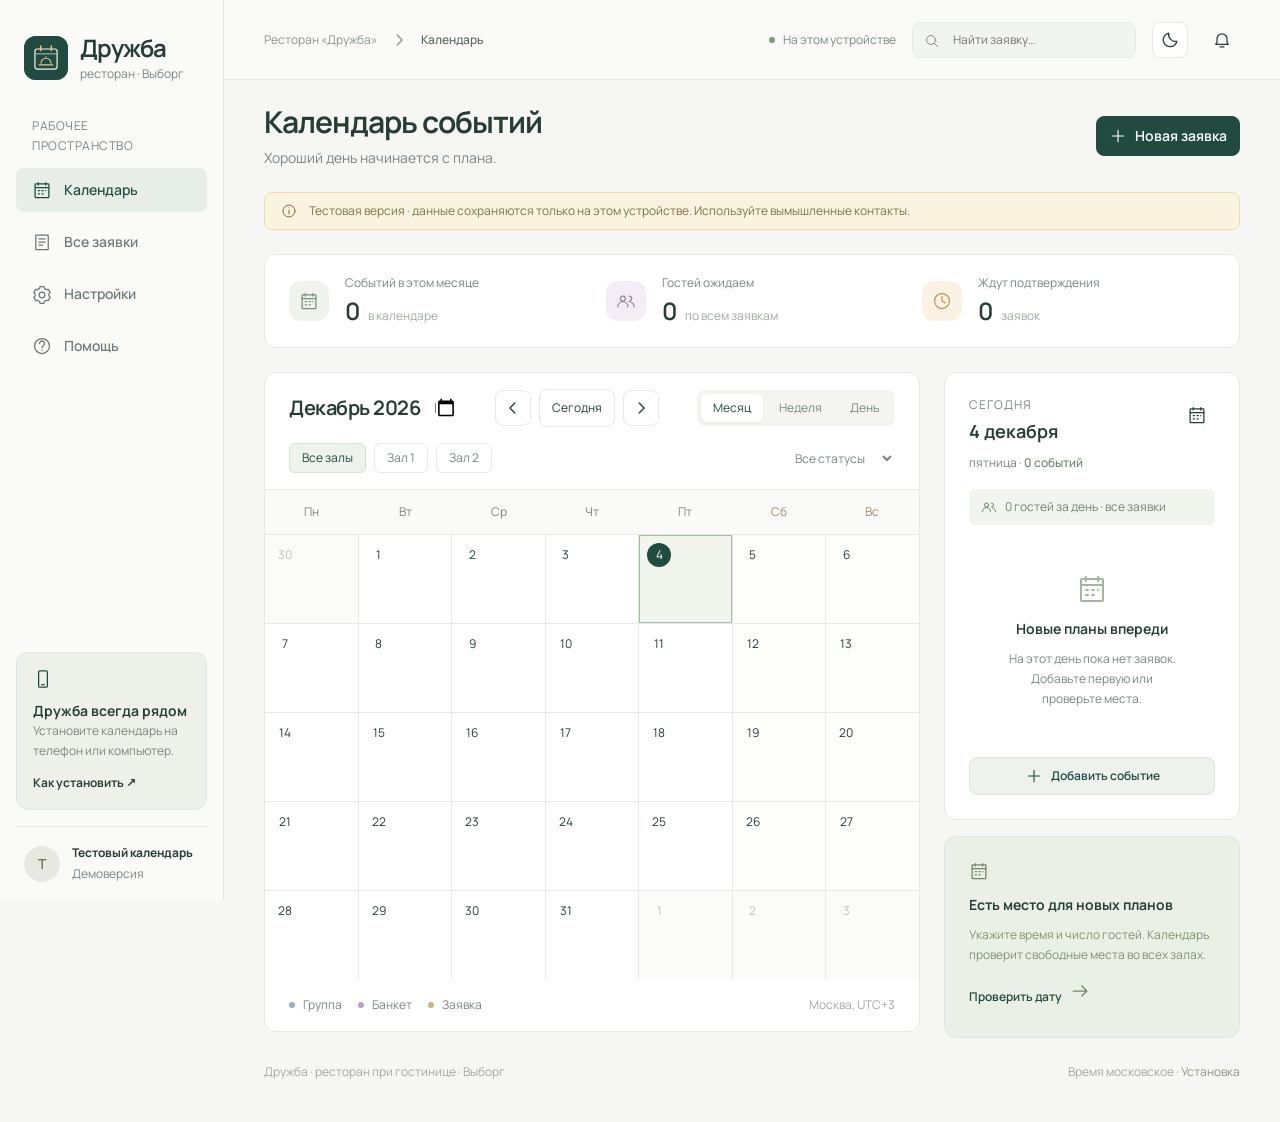
<file: docs/index.html>
<!doctype html>
<html lang="ru">
<head>
  <meta charset="utf-8"><meta name="viewport" content="width=device-width,initial-scale=1,viewport-fit=cover">
  <title>Дружба · Календарь ресторана</title>
  <meta name="description" content="Тестовый календарь ресторана Дружба. Заявки хранятся только на вашем устройстве.">
  <meta name="robots" content="noindex,nofollow"><meta name="theme-color" content="#214b40">
  <meta name="apple-mobile-web-app-capable" content="yes"><meta name="apple-mobile-web-app-title" content="Дружба">
  <script src="./theme.js"></script>
  <link rel="manifest" href="./manifest.webmanifest"><link rel="icon" href="./icon-v2.svg" type="image/svg+xml">
  <link rel="apple-touch-icon" sizes="180x180" href="./apple-touch-icon-v2.png"><link rel="stylesheet" href="./style.css"><link rel="stylesheet" href="./dark.css">
  <script src="./demo-runtime.js" defer></script>
  <script src="./app.js" defer></script>
</head>
<body>
  <a class="skip" href="#main">К содержимому</a>
  <div id="root"><div class="loading"><img class="brand-mark" src="./icon-v2.svg" alt=""><p>Открываем календарь «Дружбы»</p><div class="skeleton"></div></div></div>
  <dialog id="dialog" aria-labelledby="dialog-title"></dialog>
  <div id="toast" class="toast" role="status" aria-live="polite"></div>
  <noscript>Для работы календаря включите JavaScript в настройках браузера.</noscript>
</body>
</html>
</file>
<file: docs/style.css>
@font-face{font-family:Manrope;src:url('./manrope.ttf') format('truetype');font-weight:200 800;font-display:swap}
:root{--green:#214b40;--green-dark:#17382f;--ink:#263d35;--muted:#7a867f;--line:#e6eae5;--bg:#f6f7f4;--white:#fff;--soft:#edf2ed;--gold:#ddc38e;--blue:#4a719a;--purple:#88729c;--orange:#a8793e;--radius:12px;font-family:Manrope,system-ui,sans-serif;color:var(--ink);font-size:14px;line-height:20px;font-synthesis:none}
*{box-sizing:border-box}body{margin:0;background:var(--bg)}button,input,select,textarea{font:inherit;color:inherit}button,a,input,select,textarea{-webkit-tap-highlight-color:transparent}button,a{touch-action:manipulation}button{cursor:pointer}button:disabled{opacity:.5;cursor:not-allowed}a{color:var(--green)}button,a{transition:opacity .3s cubic-bezier(.22,1,.36,1),transform .3s cubic-bezier(.22,1,.36,1)}button:active,.button:active{transform:translateY(1px)}button:hover:not(:disabled),a:hover{opacity:.8}button:focus-visible,a:focus-visible,input:focus-visible,select:focus-visible,textarea:focus-visible{outline:3px solid #9cb4a4;outline-offset:3px}h1,h2,h3,p{margin:0}h1,h2,h3{text-wrap:balance}p{text-wrap:pretty}button{border:0;background:none}h1{font-size:30px;line-height:36px;font-weight:650;letter-spacing:-1px}h2{font-size:20px;line-height:28px;font-weight:650}h3{font-size:16px;line-height:24px;font-weight:650}.muted{color:var(--muted)}.small{font-size:12px;line-height:16px}.eyebrow{font-size:12px;line-height:16px;letter-spacing:2px;text-transform:uppercase;color:var(--muted)}.icon{width:20px;height:20px;flex-shrink:0;vertical-align:middle;fill:none;stroke:currentColor;stroke-width:16;stroke-linecap:round;stroke-linejoin:round}.skip{position:fixed;top:-80px;left:16px;z-index:50;padding:12px;background:white}.skip:focus{top:8px}.shell{display:grid;grid-template-columns:224px minmax(0,1fr);min-height:100vh}.sidebar{position:sticky;top:0;height:100dvh;background:#fafbf8;border-right:1px solid var(--line);padding:32px 16px 16px;display:flex;flex-direction:column;gap:32px}.brand{display:flex;gap:12px;align-items:center;padding:0 8px}.brand-mark{background:var(--green);color:var(--gold);width:44px;height:44px;border-radius:12px;display:inline-flex;align-items:center;justify-content:center;font-size:36px;line-height:40px;font-weight:600;flex-shrink:0}.brand strong{font-size:24px;line-height:32px;letter-spacing:-1px;font-weight:650}.brand small{display:block;color:var(--muted);font-size:12px}.nav-label{padding:0 16px;margin-bottom:12px;font-size:12px;letter-spacing:1px;color:var(--muted)}.nav{display:grid;gap:8px}.nav button{display:flex;align-items:center;gap:12px;width:100%;text-align:left;padding:12px 16px;border-radius:8px;color:#6c7971;font-weight:550}.nav button.active{background:#e7eee7;color:var(--green)}.nav .count{margin-left:auto;font-size:12px;background:#d7e3d7;padding:0 8px;border-radius:6px}.sidebar-bottom{margin-top:auto;display:grid;gap:16px}.install-card{background:#eef1e9;border:1px solid #e2e8db;border-radius:12px;padding:16px;display:grid;gap:12px}.install-card .icon{color:var(--green)}.install-card h3{font-size:14px;line-height:20px}.install-card p{font-size:12px;line-height:20px;color:var(--muted)}.install-card button{font-size:12px;font-weight:650;text-align:left;padding:0}.user{display:flex;gap:12px;align-items:center;border-top:1px solid var(--line);padding:16px 8px 0}.avatar{display:grid;place-items:center;width:36px;height:36px;border-radius:50%;background:#e7e9e0;color:#717b61;font-weight:650}.user-info{flex:1;min-width:0}.user-info strong{font-size:12px;display:block;overflow:hidden;text-overflow:ellipsis}.user-info span{font-size:12px;color:var(--muted)}.icon-button{display:inline-grid;place-items:center;width:36px;height:36px;border:1px solid var(--line);background:var(--white);border-radius:8px;flex-shrink:0}.icon-button.quiet{background:transparent;border-color:transparent}.content{min-width:0}.topbar{height:80px;padding:0 40px;background:#fafbf8;display:flex;align-items:center;justify-content:space-between;gap:24px;border-bottom:1px solid var(--line)}.breadcrumb{display:flex;align-items:center;gap:12px;color:#8a948c;font-size:12px}.breadcrumb strong{font-weight:550;color:#5e6d62}.top-actions{display:flex;align-items:center;gap:16px}.sync{display:flex;align-items:center;gap:8px;font-size:12px;color:var(--muted);white-space:nowrap}.dot{width:6px;height:6px;background:#76a27e;border-radius:50%;display:inline-block}.sync.offline{color:#ab6646}.sync.offline .dot{background:#ab6646}.search{position:relative}.search .icon{position:absolute;left:12px;top:11px;width:16px;height:16px;color:#869287}.search input{width:224px;padding:8px 12px 8px 40px;background:#f2f4ef;border:1px solid var(--line);border-radius:8px;font-size:12px;height:36px}.main{padding:32px 40px 40px;max-width:1800px;margin:auto}.heading{display:flex;justify-content:space-between;gap:24px;align-items:center;margin-bottom:24px}.heading p{margin-top:8px;color:var(--muted)}.button{display:inline-flex;gap:8px;align-items:center;justify-content:center;border-radius:8px;background:white;border:1px solid var(--line);padding:8px 12px;min-height:40px;font-size:14px;line-height:20px;font-weight:600;text-decoration:none;white-space:nowrap}.primary{background:var(--green);border-color:var(--green);color:white}.button .icon{width:18px;height:18px}.secondary{background:#eef2ec;border-color:#e0e6dc;color:var(--green)}.danger{color:#a1473b;background:#fff3ef;border-color:#f4d4cb}.demo-banner{background:#faf3df;border:1px solid #eedeac;padding:8px 16px;border-radius:8px;display:flex;gap:12px;align-items:center;margin-bottom:24px;color:#857046;font-size:12px}.demo-banner .icon{width:16px;height:16px}.summary{display:grid;grid-template-columns:repeat(3,1fr);background:var(--white);border:1px solid var(--line);border-radius:12px;margin-bottom:24px;padding:20px 24px;gap:24px}.summary-item{display:flex;align-items:center;gap:16px}.summary-icon{height:40px;width:40px;background:#eff3eb;border-radius:12px;display:grid;place-items:center;color:#789077}.summary-item:nth-child(2) .summary-icon{background:#f4edf8;color:#9780aa}.summary-item:nth-child(3) .summary-icon{background:#fbf2e4;color:#bc985c}.summary-item strong{font-size:24px;line-height:32px;font-weight:600}.summary-item p{color:var(--muted);font-size:12px;line-height:16px;margin-bottom:4px}.summary-item small{font-size:12px;color:#a2aaa1;margin-left:8px}.workspace{display:grid;grid-template-columns:minmax(0,1fr) 296px;gap:24px;align-items:start}.calendar{background:white;border:1px solid var(--line);border-radius:12px;overflow:hidden}.calendar-toolbar{display:flex;align-items:center;justify-content:space-between;gap:16px;padding:24px}.month-title{display:flex;align-items:center;gap:12px}.month-title h2{font-size:20px;line-height:28px;white-space:nowrap;text-transform:capitalize;letter-spacing:-.5px}.month-picker{border:0;background:transparent;width:24px;cursor:pointer;color:var(--muted)}.month-picker::-webkit-calendar-picker-indicator{width:20px;height:20px;margin:0;padding:0}.calendar-controls{display:flex;align-items:center;gap:8px}.today-btn{font-size:12px;padding:8px 12px;border:1px solid var(--line);border-radius:8px;min-height:36px}.segmented{display:flex;background:#f4f5f1;border-radius:8px;padding:4px;gap:4px}.segmented button{padding:4px 12px;color:var(--muted);font-size:12px;line-height:20px;border-radius:6px;min-height:28px}.segmented button.active{background:white;color:var(--green);box-shadow:0 1px 3px #243b3512}.filters{display:flex;justify-content:space-between;align-items:center;padding:0 24px 16px;gap:12px;flex-wrap:wrap}.room-tabs{display:flex;gap:8px;flex-wrap:wrap}.room-tab{font-size:12px;padding:4px 12px;border:1px solid var(--line);border-radius:6px;line-height:20px;color:var(--muted)}.room-tab.active{background:#eef3ec;color:var(--green);border-color:#d7e2d3}.status-filter{font-size:12px;border:0;color:var(--muted);background:transparent;max-width:150px}.weekdays{display:grid;grid-template-columns:repeat(7,1fr);padding:12px 0;background:#fafbf9;border-top:1px solid var(--line);border-bottom:1px solid var(--line);font-size:12px;color:var(--muted);text-align:center}.weekdays span:nth-last-child(-n+2){color:#a78b6a}.month-grid{display:grid;grid-template-columns:repeat(7,minmax(0,1fr));background:var(--line);gap:1px}.day-cell{background:white;min-height:112px;padding:8px;position:relative;cursor:pointer;min-width:0;outline-offset:-3px}.day-cell.weekend{background:#fdfdfb}.day-cell.outside{background:#fbfcf9;color:#bcc3b9}.day-cell.selected{background:#f1f5ee;box-shadow:inset 0 0 0 1px #a7bca0}.day-number{font-size:12px;line-height:24px;min-width:24px;height:24px;display:inline-flex;justify-content:center;align-items:center;position:relative;z-index:1}.day-number.today{background:var(--green);color:white;border-radius:50%}.day-cell.selected .day-number:not(.today){font-weight:700}.day-top{display:flex;justify-content:space-between;align-items:center;margin-bottom:8px}.day-add{opacity:0;font-size:18px;color:var(--muted);width:24px;height:24px;border-radius:4px}.day-cell:hover .day-add,.day-add:focus-visible{opacity:1}.event-chip{display:block;text-align:left;width:100%;font-size:12px;line-height:16px;padding:4px 8px;border-radius:4px;margin-bottom:4px;overflow:hidden;background:#edf2f8;color:var(--blue)}.event-chip.banquet{background:#f2edf6;color:var(--purple)}.event-chip.meeting{background:#f8efe2;color:var(--orange)}.event-chip.request{background:#fbf3e7;color:#ab844c}.chip-time{font-weight:650}.chip-title{display:block;overflow:hidden;text-overflow:ellipsis;white-space:nowrap;font-size:12px}.chip-meta{display:none}.more-events{color:var(--muted);font-size:12px;padding:0 4px}.calendar-footer{display:flex;gap:16px;align-items:center;padding:16px 24px;flex-wrap:wrap;color:var(--muted);font-size:12px}.legend{display:flex;align-items:center;gap:8px}.legend .dot{width:6px;height:6px;background:#93b0ce}.legend.banquet .dot{background:#b6a2cb}.legend.request .dot{background:#d4b375}.calendar-footer .timezone{margin-left:auto;font-size:12px;color:#a2aba0}.day-panel{display:grid;gap:16px}.agenda{background:white;border:1px solid var(--line);border-radius:12px;padding:24px}.agenda-title{display:flex;align-items:start;justify-content:space-between;gap:12px}.agenda-title h2{font-size:18px;line-height:28px}.agenda-title .eyebrow{margin-bottom:4px;letter-spacing:1px}.day-caption{color:var(--muted);font-size:12px;margin-top:8px}.day-caption strong{font-weight:500;color:#6b826c}.day-summary{display:flex;align-items:center;gap:8px;margin:16px 0;padding:8px 12px;background:#f2f5ee;border-radius:6px;font-size:12px;color:#6c8567}.day-summary .icon{width:16px;height:16px}.agenda-event{padding:16px 0;border-top:1px solid var(--line)}.agenda-event:first-child{border-top:0}.agenda-event .event-time{display:flex;align-items:center;justify-content:space-between;font-size:12px;color:var(--muted);margin-bottom:8px}.badge{border-radius:6px;padding:2px 8px;background:#edf4ec;color:#71926b;font-size:12px;line-height:16px;display:inline-flex;align-items:center;gap:4px}.badge.request{background:#fbf3e3;color:#b18b49}.badge.cancelled{background:#f3eeec;color:#a18e83}.agenda-link{font-size:14px;line-height:20px;font-weight:650;text-align:left;padding:0;display:block;margin-bottom:8px}.event-detail{display:flex;align-items:center;gap:8px;color:var(--muted);font-size:12px;margin-top:4px}.event-detail .icon{width:14px;height:14px}.agenda .full{width:100%;margin-top:16px;font-size:12px;min-height:36px}.insight{background:#eaf0e5;padding:24px;border-radius:12px;border:1px solid #dfe7d8;position:relative;overflow:hidden}.insight .icon{color:#71866b;margin-bottom:12px}.insight h3{font-size:14px;margin-bottom:8px}.insight p{font-size:12px;line-height:20px;color:#829078}.insight button{font-size:12px;font-weight:600;color:var(--green);padding:0;margin-top:16px;display:flex;gap:8px;align-items:center}.page-footer{display:flex;justify-content:space-between;color:#a0a99e;font-size:12px;gap:16px;margin-top:24px}.page-footer button{color:#899581;font-size:12px;padding:0}.empty{text-align:center;padding:32px 16px;color:var(--muted);font-size:12px;line-height:20px}.empty .icon{width:32px;height:32px;color:#a4b69c;margin-bottom:12px}.empty h3{color:var(--ink);font-size:14px;margin-bottom:8px}.week-grid{display:grid;grid-template-columns:repeat(7,minmax(0,1fr));gap:1px;background:var(--line);border-top:1px solid var(--line)}.week-column{background:white;padding:12px 8px;min-height:400px}.week-column.selected{background:#f1f5ee}.week-head{width:100%;text-align:center;margin-bottom:16px;color:var(--muted)}.week-head strong{display:block;font-size:18px;line-height:28px;color:var(--ink);margin-top:8px}.week-column .event-chip{padding:8px;margin-bottom:8px}.week-column .chip-title{white-space:normal;margin-top:4px}.week-column .chip-meta{display:block;font-size:12px;opacity:.7;margin-top:8px}.timeline{padding:8px 24px 24px}.timeline-row{display:flex;gap:16px;border-top:1px solid var(--line);padding:12px 0;min-height:64px}.timeline-hour{width:48px;font-size:12px;color:var(--muted);padding-top:4px;flex-shrink:0}.timeline-content{flex:1;display:grid;gap:8px}.timeline-content .event-chip{padding:8px 12px;margin:0}.timeline-content .chip-meta{display:block}.timeline-free{font-size:12px;color:#a9b2a5;padding:4px 0}.table-wrap{overflow:auto;background:white;border:1px solid var(--line);border-radius:12px}table{border-collapse:collapse;width:100%;text-align:left}th{font-weight:500;font-size:12px;color:var(--muted);background:#fafbf8;padding:16px;white-space:nowrap}td{padding:16px;border-top:1px solid var(--line);font-size:12px}td strong{font-weight:600;font-size:14px}tr:hover td{background:#fafbf8}.table-link{text-align:left;padding:0}.list-toolbar{display:flex;align-items:center;gap:12px;margin-bottom:24px;flex-wrap:wrap}.list-toolbar input{max-width:180px}.settings-grid{display:grid;grid-template-columns:1fr 1fr;gap:24px;align-items:start}.settings-card{background:white;border:1px solid var(--line);padding:24px;border-radius:12px}.settings-card>p{color:var(--muted);font-size:12px;margin:8px 0 24px}.settings-card h2{font-size:18px}.room-row{display:flex;align-items:center;gap:8px;padding:12px 0;border-bottom:1px solid var(--line)}.room-row strong{flex:1}.settings-card .button{margin-top:16px}.account-row{display:flex;justify-content:space-between;padding:12px 0;border-bottom:1px solid var(--line);gap:12px}.account-row small{color:var(--muted);display:block}.audit-row{padding:12px 0;border-bottom:1px solid var(--line)}.audit-row p{font-size:12px;color:var(--muted);margin-top:4px}.help-list{display:grid;gap:16px}.help-list h3{margin-bottom:8px}.help-list p{color:var(--muted);line-height:24px}.help-list ol{padding-left:24px;line-height:28px}.loading{min-height:100dvh;display:flex;align-items:center;justify-content:center;flex-direction:column;gap:24px;padding:32px;text-align:center}.skeleton{height:8px;width:192px;border-radius:8px;background:#dde6d9}.login-layout{display:grid;grid-template-columns:1fr 1fr;min-height:100dvh}.login-story{background:var(--green);color:#f6f5ec;padding:64px;display:flex;flex-direction:column;justify-content:space-between}.login-story .brand{padding:0}.login-story .brand-mark{background:#ffffff10}.login-story .brand small{color:#acbfb0}.login-story h1{font-size:48px;line-height:1.15;max-width:480px;letter-spacing:-2px;margin:40px 0 24px}.login-story p{color:#b8c9b9;line-height:28px;max-width:400px}.login-story .eyebrow{color:var(--gold)}.login-illustration{display:grid;grid-template-columns:repeat(7,1fr);gap:8px;margin-top:32px;max-width:420px;opacity:.8}.login-illustration span{aspect-ratio:1;border:1px solid #ffffff18;border-radius:8px;display:grid;place-items:center;font-size:14px;color:#abc0af}.login-illustration span.lit{background:#dfc68d;color:var(--green);border:0}.login-box{display:flex;align-items:center;justify-content:center;padding:40px}.login-form{width:100%;max-width:352px}.login-form h2{font-size:24px;line-height:32px;margin-bottom:8px}.login-form>p{color:var(--muted);margin-bottom:32px}.login-form form{display:grid;gap:16px}.login-form .button{width:100%}.login-note{margin-top:24px;font-size:12px;line-height:20px;color:var(--muted)}.demo-login{margin-top:16px}.field{display:grid;gap:8px;font-size:12px;font-weight:550}.field input,.field select,.field textarea,.control{width:100%;border:1px solid #dfe6dc;border-radius:8px;padding:8px 12px;background:white;min-height:40px;font-size:14px;line-height:20px;font-weight:400}.field textarea{resize:vertical;min-height:80px}.field small{font-weight:400;color:var(--muted)}.field-row{display:grid;grid-template-columns:1fr 1fr;gap:16px}.check-field{display:flex;gap:12px;align-items:start;padding:12px;background:#f3f6ef;border:1px solid #e4eadd;border-radius:8px;font-size:12px}.check-field input{accent-color:var(--green);width:16px;height:16px;margin:2px 0 0}.check-field span{display:grid;gap:4px}.check-field small{color:var(--muted)}dialog{border:1px solid var(--line);border-radius:16px;box-shadow:0 24px 80px #17382f24;padding:0;width:560px;max-width:calc(100vw - 32px);max-height:calc(100dvh - 48px);color:var(--ink);background:white}dialog::backdrop{background:#1d352c66;backdrop-filter:blur(4px)}.dialog-header{padding:24px 24px 16px;display:flex;align-items:start;justify-content:space-between;gap:16px}.dialog-header h2{font-size:20px;line-height:28px}.dialog-header p{color:var(--muted);font-size:12px;margin-top:4px}.dialog-body{padding:0 24px 24px;display:grid;gap:16px}.dialog-footer{padding:16px 24px;background:#fafbf8;border-top:1px solid var(--line);display:flex;justify-content:space-between;align-items:center;gap:12px;position:sticky;bottom:0}.dialog-footer>div{display:flex;gap:8px}.dialog-footer .button{font-size:14px}.availability{padding:12px;border:1px solid #d6e3cf;background:#f1f7ed;color:#69855b;border-radius:8px;font-size:12px;display:flex;align-items:start;gap:8px}.availability .icon{width:16px;height:16px;flex-shrink:0;margin-top:2px}.availability.blocked{background:#fff2ec;color:#ad614c;border-color:#f0cfc4}.availability.pending{background:#f5f6f2;color:#8a9485;border-color:#e3e7dd}.form-error{padding:12px;border-radius:8px;background:#fff0eb;color:#a84e38;font-size:12px;line-height:20px}.form-error:empty{display:none}.toast{position:fixed;bottom:24px;left:50%;transform:translate(-50%,24px);opacity:0;background:var(--green);color:white;border-radius:12px;padding:12px 24px;box-shadow:0 8px 32px #1d352c26;z-index:100;pointer-events:none;max-width:calc(100vw - 32px);transition:transform .3s cubic-bezier(.22,1,.36,1),opacity .3s cubic-bezier(.22,1,.36,1)}.toast.visible{transform:translate(-50%,0);opacity:1}.install-steps{display:grid;gap:16px}.install-step{display:flex;gap:16px}.install-step>span{width:32px;height:32px;background:var(--soft);display:grid;place-items:center;border-radius:8px;flex-shrink:0}.install-step strong{display:block;margin-bottom:4px}.install-step p{font-size:12px;line-height:20px;color:var(--muted)}.mobile-brand,.mobile-nav{display:none}.no-results{padding:40px;text-align:center;color:var(--muted)}
@media(min-width:1600px){.day-cell{min-height:132px}.workspace{grid-template-columns:minmax(0,1fr) 320px}}
@media(max-width:1250px){.shell{grid-template-columns:192px minmax(0,1fr)}.sidebar{padding:24px 12px 16px}.brand strong{font-size:20px}.main{padding:24px}.topbar{padding:0 24px}.workspace{gap:16px;grid-template-columns:minmax(0,1fr) 256px}.agenda{padding:16px}.calendar-toolbar{padding:16px;flex-wrap:wrap}.filters{padding:0 16px 16px}.day-cell{padding:4px;min-height:108px}.event-chip{padding:4px}.calendar-footer{padding:16px;gap:12px}.summary{padding:16px;gap:16px}.summary-item{gap:12px}.summary-item small{display:none}.search input{width:192px}.breadcrumb{gap:8px}}
@media(max-width:1000px){.shell{grid-template-columns:80px minmax(0,1fr)}.brand{padding:0;justify-content:center}.sidebar .brand>div,.nav-label,.nav button>span,.sidebar .install-card,.user-info,.user>.icon-button{display:none}.sidebar{padding:24px 12px;gap:40px}.nav button{justify-content:center;padding:12px}.sidebar .user{justify-content:center;padding:16px 0}.workspace{grid-template-columns:minmax(0,1fr) 248px}.breadcrumb span:first-child,.breadcrumb .icon{display:none}.heading p{font-size:12px}.summary-item strong{font-size:20px}.summary-icon{width:32px;height:32px}.summary-icon .icon{width:18px}.month-title h2{font-size:18px}.calendar-toolbar{gap:12px}.segmented button{padding:4px 8px}.day-cell{min-height:104px}.calendar-footer .timezone{display:none}}
@media(max-width:800px){.workspace{grid-template-columns:1fr}.day-panel{grid-template-columns:1fr 1fr}.day-cell{min-height:112px;padding:8px}.calendar-toolbar{flex-wrap:nowrap}.agenda{padding:24px}.insight{align-self:start}.settings-grid{grid-template-columns:1fr}.summary-item{gap:8px}.summary-icon{display:none}.login-story{padding:40px}.login-story h1{font-size:36px;line-height:40px}.login-box{padding:24px}}
@media(max-width:600px){.shell{display:block}.sidebar{display:none}.topbar{height:72px;padding:0 16px;gap:12px}.mobile-brand{display:flex;align-items:center;gap:8px;font-size:20px;font-weight:650;letter-spacing:-.5px}.mobile-brand .brand-mark{width:32px;height:32px;font-size:24px;border-radius:8px}.breadcrumb{display:none}.top-actions{gap:8px}.sync{font-size:12px}.search{display:none}.topbar .icon-button.quiet{display:none}.main{padding:24px 16px 96px}.heading{gap:12px;margin-bottom:24px;align-items:flex-start}.heading h1{font-size:24px;line-height:32px;letter-spacing:-.5px}.heading p{max-width:192px;line-height:20px}.heading>.button{font-size:12px;min-height:40px;padding:8px 12px;margin-top:4px}.heading>.button .icon{width:16px}.heading .long-label{display:none}.demo-banner{padding:8px 12px;gap:8px;line-height:16px;margin-bottom:16px}.summary{padding:16px;gap:12px;margin-bottom:16px}.summary-item{display:block}.summary-item p{font-size:12px}.summary-item strong{font-size:20px;line-height:28px}.calendar-toolbar{padding:16px 12px;gap:12px;flex-wrap:wrap}.month-title{gap:4px}.month-title h2{font-size:18px}.calendar-controls{gap:4px}.calendar-controls .icon-button{width:32px;height:32px}.today-btn{min-height:32px;padding:4px 8px}.segmented{order:3;width:100%;justify-content:center}.segmented button{flex:1;min-height:32px}.filters{padding:0 12px 12px;gap:12px}.room-tab{padding:4px 8px}.room-tabs{gap:4px}.status-filter{width:100%;max-width:100%;padding:4px 0}.weekdays{padding:8px 0}.day-cell{min-height:88px;padding:4px}.day-top{margin-bottom:4px}.day-number{font-size:12px;min-width:24px}.day-add{display:none}.event-chip{font-size:12px;line-height:16px;padding:2px 4px;margin-bottom:4px;border-radius:4px}.month-grid .chip-title{display:none}.month-grid .chip-time{font-size:12px;font-weight:500;letter-spacing:-.5px}.more-events{font-size:12px;padding:0}.calendar-footer{padding:12px;gap:12px;font-size:12px}.day-panel{grid-template-columns:1fr;gap:16px}.agenda{padding:24px}.insight{display:none}.page-footer{font-size:12px;flex-wrap:wrap;line-height:20px}.mobile-nav{position:fixed;display:flex;justify-content:space-around;bottom:0;left:0;right:0;padding:8px 8px calc(8px + env(safe-area-inset-bottom));background:#fafbf8f5;border-top:1px solid var(--line);backdrop-filter:blur(12px);z-index:10}.mobile-nav button{display:grid;justify-items:center;gap:4px;font-size:12px;color:#8a9685;padding:4px 12px}.mobile-nav button.active{color:var(--green);font-weight:650}.week-grid{overflow-x:auto;grid-template-columns:repeat(7,112px)}.week-column{min-height:320px}.week-column .chip-title{white-space:normal}.timeline{padding:8px 12px 16px}.timeline-row{gap:8px}.timeline-hour{width:40px}.login-layout{display:block}.login-story{padding:32px 24px}.login-story .brand{justify-content:flex-start}.login-story h1{font-size:30px;line-height:36px;letter-spacing:-1px;margin:32px 0 16px}.login-story p{font-size:12px;line-height:20px}.login-illustration,.login-story>.small{display:none}.login-story .eyebrow{display:none}.login-box{padding:32px 24px}.login-form>p{font-size:12px}.login-story .brand-mark{width:40px;height:40px;font-size:30px}.login-story .brand strong{font-size:24px}.field-row{gap:12px}.dialog-header{padding:24px 16px 16px}.dialog-body{padding:0 16px 24px}dialog{width:100%;max-width:calc(100vw - 16px);max-height:calc(100dvh - 24px);border-radius:12px}.dialog-footer{padding:12px 16px;flex-wrap:wrap}.dialog-footer .button{font-size:12px}.toast{bottom:88px;font-size:12px;width:max-content;max-width:calc(100vw - 32px)}.list-toolbar{gap:8px}.list-toolbar input{max-width:144px}.settings-card{padding:16px}.heading .secondary{font-size:12px}.table-wrap{border-radius:8px}td,th{padding:12px}.summary-item p{min-height:32px}.summary-item strong{display:block;margin-top:4px}}
@media(prefers-reduced-motion:reduce){*,*::before,*::after{transition:none!important;scroll-behavior:auto!important}}
@media print{.sidebar,.topbar,.heading>.button,.day-panel,.filters,.mobile-nav,.page-footer,.demo-banner{display:none!important}.shell,.workspace{display:block}.main{padding:0}.calendar,.summary{break-inside:avoid}.day-cell{min-height:100px}.month-grid .chip-title{display:block}}

.short-label{display:none}@media(max-width:600px){.short-label{display:inline}}

@media(min-width:801px){.day-cell{min-height:88px}.calendar-toolbar{padding:16px 24px}.heading{margin-bottom:24px}.main{padding-top:24px}.nav-label{font-size:12px;letter-spacing:.5px}}

@media(max-width:600px){.month-grid .day-cell{min-height:72px}.day-panel{scroll-margin-top:16px}}
.local-demo .sidebar [data-action="logout"]{display:none}.local-demo .demo-banner{line-height:20px}
</file>
<file: docs/dark.css>
/* Charcoal surfaces with warm restaurant accents. Keep every booking state legible. */
:root[data-theme="light"]{color-scheme:light}
:root[data-theme="dark"]{color-scheme:dark;--green:#c1dacb;--green-dark:#e8eee7;--ink:#e4e9e2;--muted:#a3aea3;--line:#3b413b;--bg:#181818;--white:#1f1f1f;--soft:#272727;--gold:#e4c995;--blue:#b1cbea;--purple:#d1bfe5;--orange:#e6c99b}
[data-theme="dark"] body{background:var(--bg)}
[data-theme="dark"] :is(.sidebar,.topbar,.calendar,.summary,.agenda,.settings-card,.table-wrap,dialog,.week-column,.day-cell){background:#1f1f1f}
[data-theme="dark"] :is(.sidebar,.topbar){border-color:var(--line)}
[data-theme="dark"] :is(.search input,.segmented,.install-card,.check-field,.insight,.day-summary,.dialog-footer,.weekdays,th){background:#272727;border-color:var(--line)}
[data-theme="dark"] :is(.field input,.field select,.field textarea,.control,.icon-button,.button,.today-btn){background:#272727;border-color:#485048;color:var(--ink)}
[data-theme="dark"] :is(input,textarea)::placeholder{color:#8d998d;opacity:1}
[data-theme="dark"] :is(.primary,.button.primary){background:#313131;border-color:#a68f61;color:#f1dbb0}
[data-theme="dark"] :is(.secondary,.button.secondary){background:#272727;border-color:#526153;color:#c5dfca}
[data-theme="dark"] .icon-button.quiet{background:transparent;border-color:transparent}
[data-theme="dark"] .theme-toggle{color:#e8cb92;border-color:#61573f}
[data-theme="dark"] :is(.nav button,.segmented button,.room-tab,.status-filter,.week-head,.calendar-controls,.breadcrumb){color:#aeb9ad}
[data-theme="dark"] :is(.nav button.active,.room-tab.active,.day-cell.selected,.week-column.selected){background:#272727;color:#d6e7d4;border-color:#6f8870}
[data-theme="dark"] .day-cell.selected{box-shadow:inset 0 0 0 1px #6f8870}
[data-theme="dark"] :is(.segmented button.active,.day-number.today){background:#313131;color:#f0dfba;box-shadow:none}
[data-theme="dark"] .day-number.today{outline:1px solid #b49d6a}
[data-theme="dark"] .day-cell.weekend{background:#1f1f1f}
[data-theme="dark"] .day-cell.outside{background:#181818;color:#768175}
[data-theme="dark"] .day-cell.selected.weekend{background:#272727}
[data-theme="dark"] .nav .count{background:#313131;color:#d4e8d4}
[data-theme="dark"] :is(.brand small,.nav-label,.user-info span,.search .icon,.breadcrumb strong,.day-caption,.day-caption strong,.calendar-footer,.event-detail,.event-time,.page-footer,.page-footer button,.calendar-footer .timezone,.summary-item small,.help-list p,.field small,.insight p,.install-card p,.login-note,.install-step p){color:#a3aea3}
[data-theme="dark"] :is(.summary-icon,.summary-item:nth-child(2) .summary-icon,.summary-item:nth-child(3) .summary-icon,.avatar,.install-step>span){background:#313131;color:#d6cca8}
[data-theme="dark"] :is(.summary-item:nth-child(2) .summary-icon){color:#cfb9e0}
[data-theme="dark"] :is(.summary-item:nth-child(3) .summary-icon){color:#e3c395}
[data-theme="dark"] .event-chip{background:#272727;color:#bbd3f1;outline:1px solid #455972;outline-offset:-1px}
[data-theme="dark"] .event-chip.banquet{background:#272727;color:#dec7f1;outline-color:#665074}
[data-theme="dark"] .event-chip.meeting{background:#272727;color:#efcfa1;outline-color:#755d3a}
[data-theme="dark"] .event-chip.request{background:#272727;color:#f1d291;outline-color:#7c6840}
[data-theme="dark"] :is(.badge,.availability,.day-summary){background:#272727;color:#c4dfbb;border-color:#536748}
[data-theme="dark"] .badge.request{background:#313131;color:#ecd08e}
[data-theme="dark"] .badge.cancelled{background:#272727;color:#b7aba4}
[data-theme="dark"] :is(.availability.blocked,.form-error,.danger,.button.danger){background:#272727;color:#f0b3a4;border-color:#8a574a}
[data-theme="dark"] .availability.pending{background:#272727;color:#b8c4b5;border-color:#505a4b}
[data-theme="dark"] .demo-banner{background:#272727;color:#ddcba7;border-color:#655b40}
[data-theme="dark"] .segmented{box-shadow:none}
[data-theme="dark"] :is(.install-card,.insight){color:#cfdfc9}
[data-theme="dark"] :is(.insight .icon,.empty .icon){color:#a9c19c}
[data-theme="dark"] .sync{color:#b2bdb0}
[data-theme="dark"] .sync.offline{color:#e8ae91}
[data-theme="dark"] .timeline-free{color:#9aa695}
[data-theme="dark"] .login-story{background:#131209}
[data-theme="dark"] .login-box{background:#181818}
[data-theme="dark"] .login-story h1{color:#f4ead5}
[data-theme="dark"] .login-illustration span.lit{background:#313131;color:#edd5a5;border:1px solid #7d6b44}
[data-theme="dark"] tr:hover td{background:#272727}
[data-theme="dark"] .skeleton{background:#313131}
[data-theme="dark"] .toast{background:#313131;color:#e4eadf;border:1px solid #6f8062}
[data-theme="dark"] .skip{background:#272727;color:#e6eadf}
[data-theme="dark"] :is(button,a,input,select,textarea):focus-visible{outline-color:#d4bd88}
[data-theme="dark"] .check-field input{accent-color:#b5c9aa}
[data-theme="dark"] .login-story .brand-mark{background:transparent}
[data-theme="dark"] dialog::backdrop{background:#00000099}
@media(max-width:600px){[data-theme="dark"] .mobile-nav{background:#1f1f1f;border-color:var(--line)}[data-theme="dark"] .mobile-nav button{color:#a9b3a6}[data-theme="dark"] .mobile-nav button.active{color:#ead4a7}.theme-toggle{flex-shrink:0}}
@media(max-width:380px){.top-actions .sync{display:none}}
</file>
